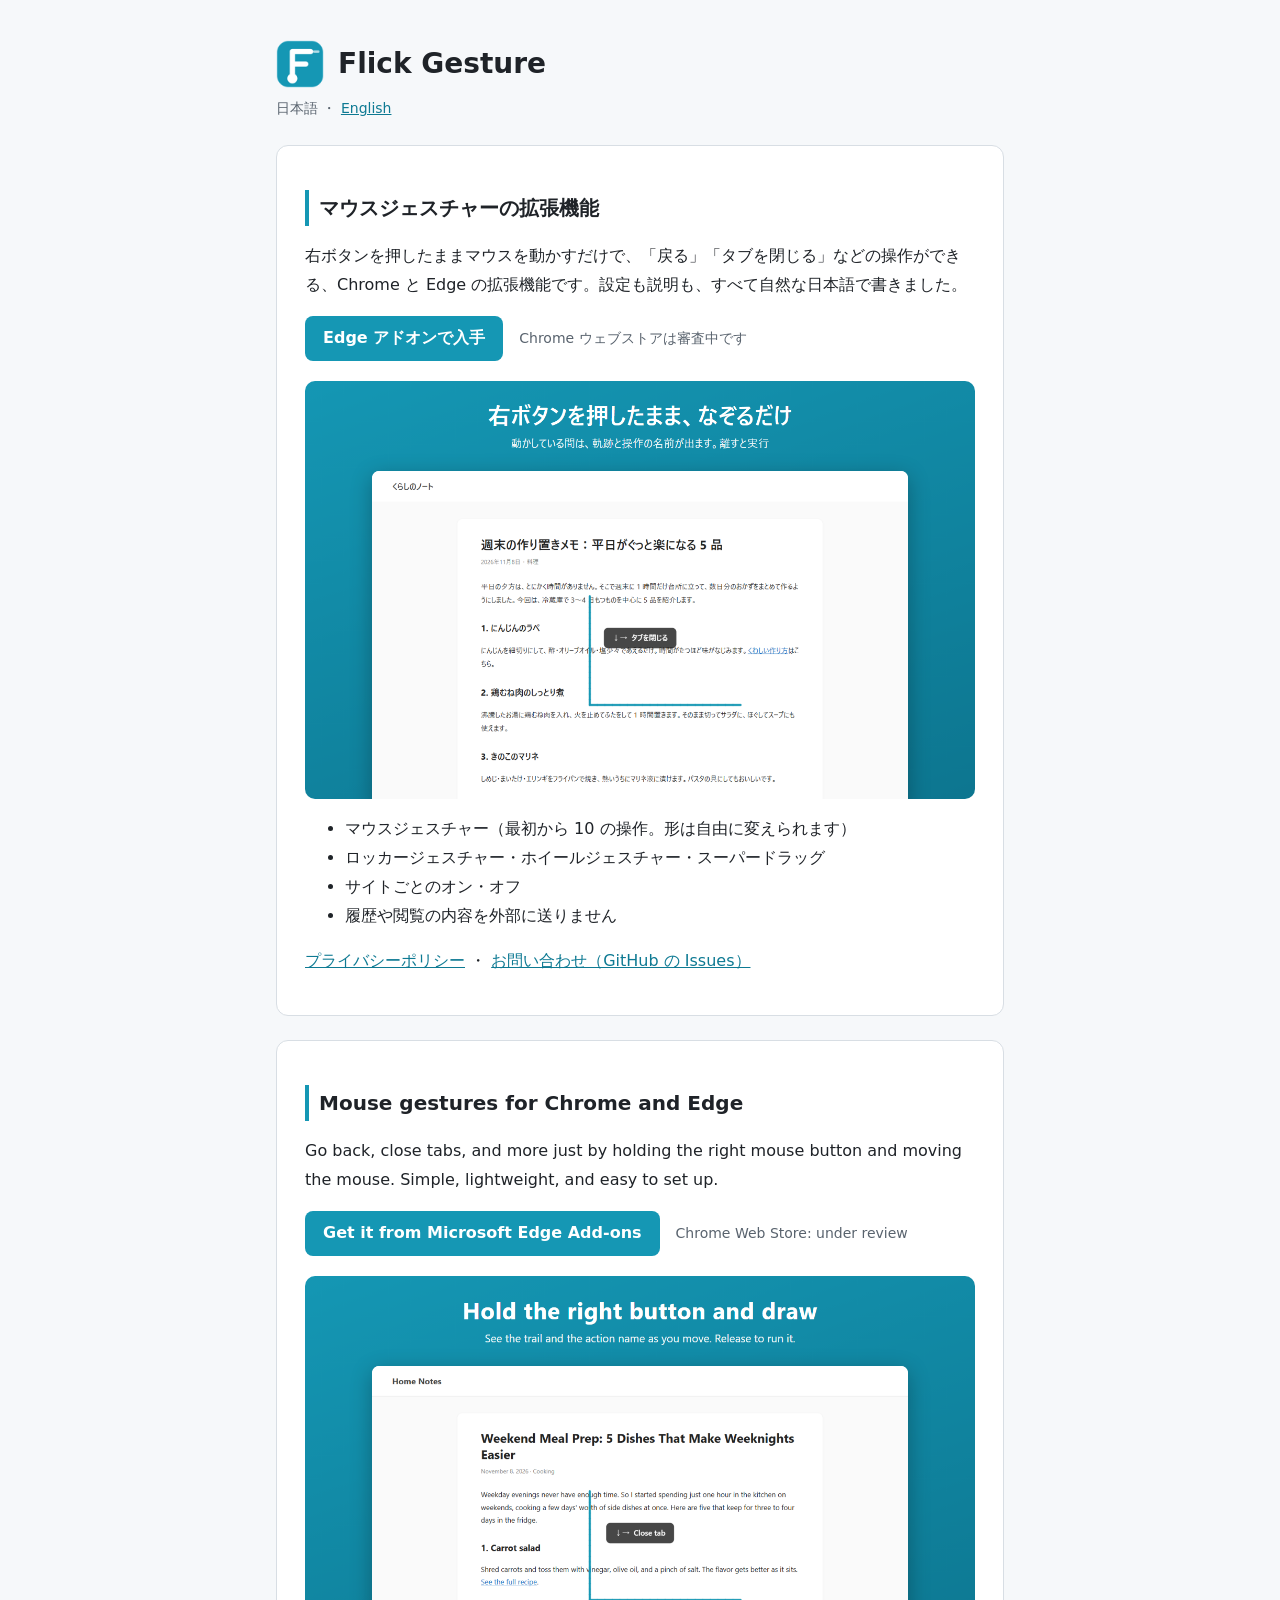
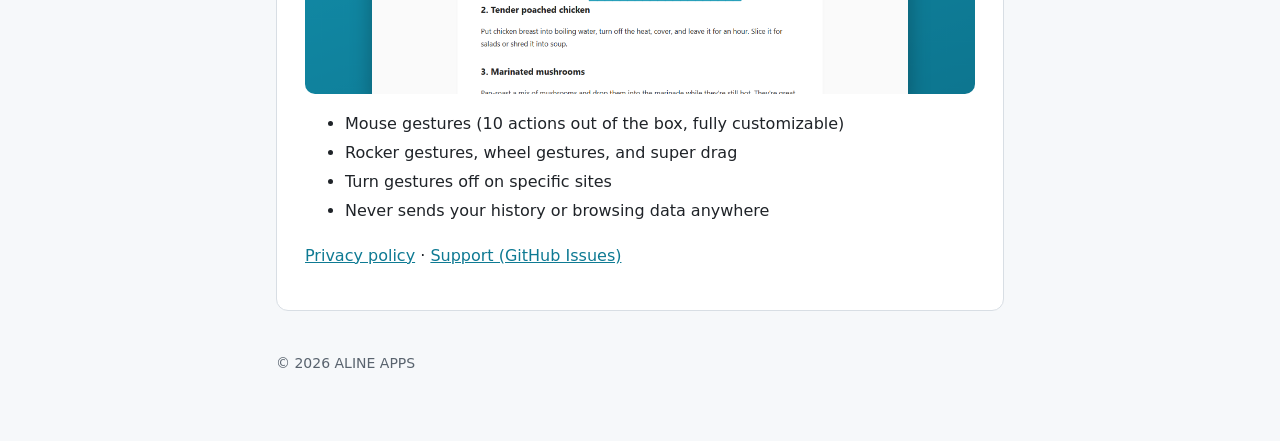
<file: index.html>
<!doctype html>
<html lang="ja">
<head>
<meta charset="utf-8">
<meta name="viewport" content="width=device-width, initial-scale=1">
<title>Flick Gesture - マウスジェスチャー</title>
<meta name="description" content="右ボタンを押したままマウスを動かして、ブラウザーを操作する Chrome・Edge の拡張機能。">
<link rel="icon" href="icon.png">
<link rel="stylesheet" href="style.css">
</head>
<body>
<main>
  <header>
    <img src="icon.png" alt="">
    <h1>Flick Gesture</h1>
  </header>
  <p class="lang">日本語 ・ <a href="#en">English</a></p>

  <div class="card">
    <h2>マウスジェスチャーの拡張機能</h2>
    <p>右ボタンを押したままマウスを動かすだけで、「戻る」「タブを閉じる」などの操作ができる、Chrome と Edge の拡張機能です。設定も説明も、すべて自然な日本語で書きました。</p>
    <p class="stores"><a class="store" href="https://microsoftedge.microsoft.com/addons/detail/ncohohaangkjpjjfgchpjmomimemlplk?hl=ja-jp">Edge アドオンで入手</a> <span class="muted">Chrome ウェブストアは審査中です</span></p>
    <img class="shot" src="screenshot-ja.png" width="1280" height="800" alt="ページの上で右ボタンを押したまま下・右になぞり、「↓→ タブを閉じる」と出ている画面">
    <ul>
      <li>マウスジェスチャー（最初から 10 の操作。形は自由に変えられます）</li>
      <li>ロッカージェスチャー・ホイールジェスチャー・スーパードラッグ</li>
      <li>サイトごとのオン・オフ</li>
      <li>履歴や閲覧の内容を外部に送りません</li>
    </ul>
    <p><a href="privacy.html">プライバシーポリシー</a> ・ <a href="https://github.com/alineapps/flick-gesture-site/issues">お問い合わせ（GitHub の Issues）</a></p>
  </div>

  <div class="card" id="en" lang="en">
    <h2>Mouse gestures for Chrome and Edge</h2>
    <p>Go back, close tabs, and more just by holding the right mouse button and moving the mouse. Simple, lightweight, and easy to set up.</p>
    <p class="stores"><a class="store" href="https://microsoftedge.microsoft.com/addons/detail/ncohohaangkjpjjfgchpjmomimemlplk">Get it from Microsoft Edge Add-ons</a> <span class="muted">Chrome Web Store: under review</span></p>
    <img class="shot" src="screenshot-en.png" width="1280" height="800" alt="Drawing down then right on a page while holding the right button, with “↓→ Close tab” shown">
    <ul>
      <li>Mouse gestures (10 actions out of the box, fully customizable)</li>
      <li>Rocker gestures, wheel gestures, and super drag</li>
      <li>Turn gestures off on specific sites</li>
      <li>Never sends your history or browsing data anywhere</li>
    </ul>
    <p><a href="privacy.html#en">Privacy policy</a> · <a href="https://github.com/alineapps/flick-gesture-site/issues">Support (GitHub Issues)</a></p>
  </div>

  <footer>© 2026 ALINE APPS</footer>
</main>
</body>
</html>
</file>
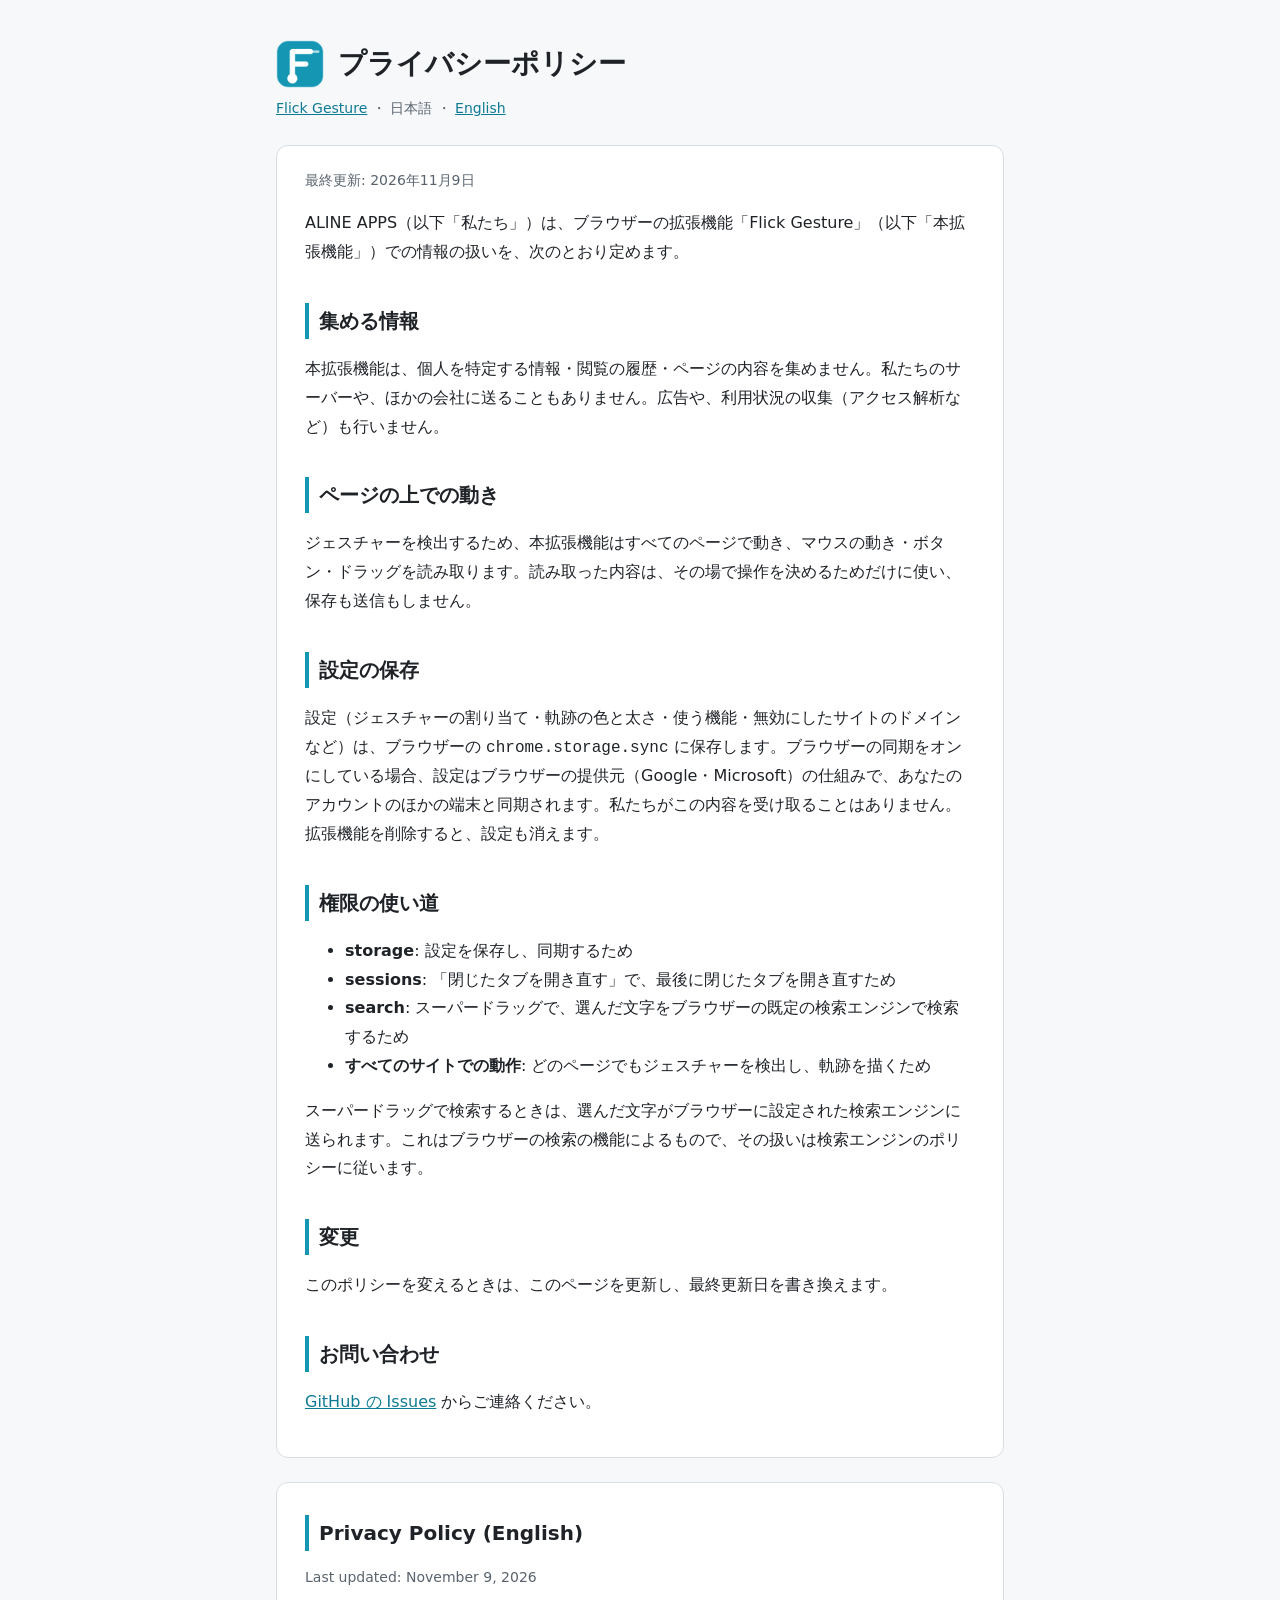
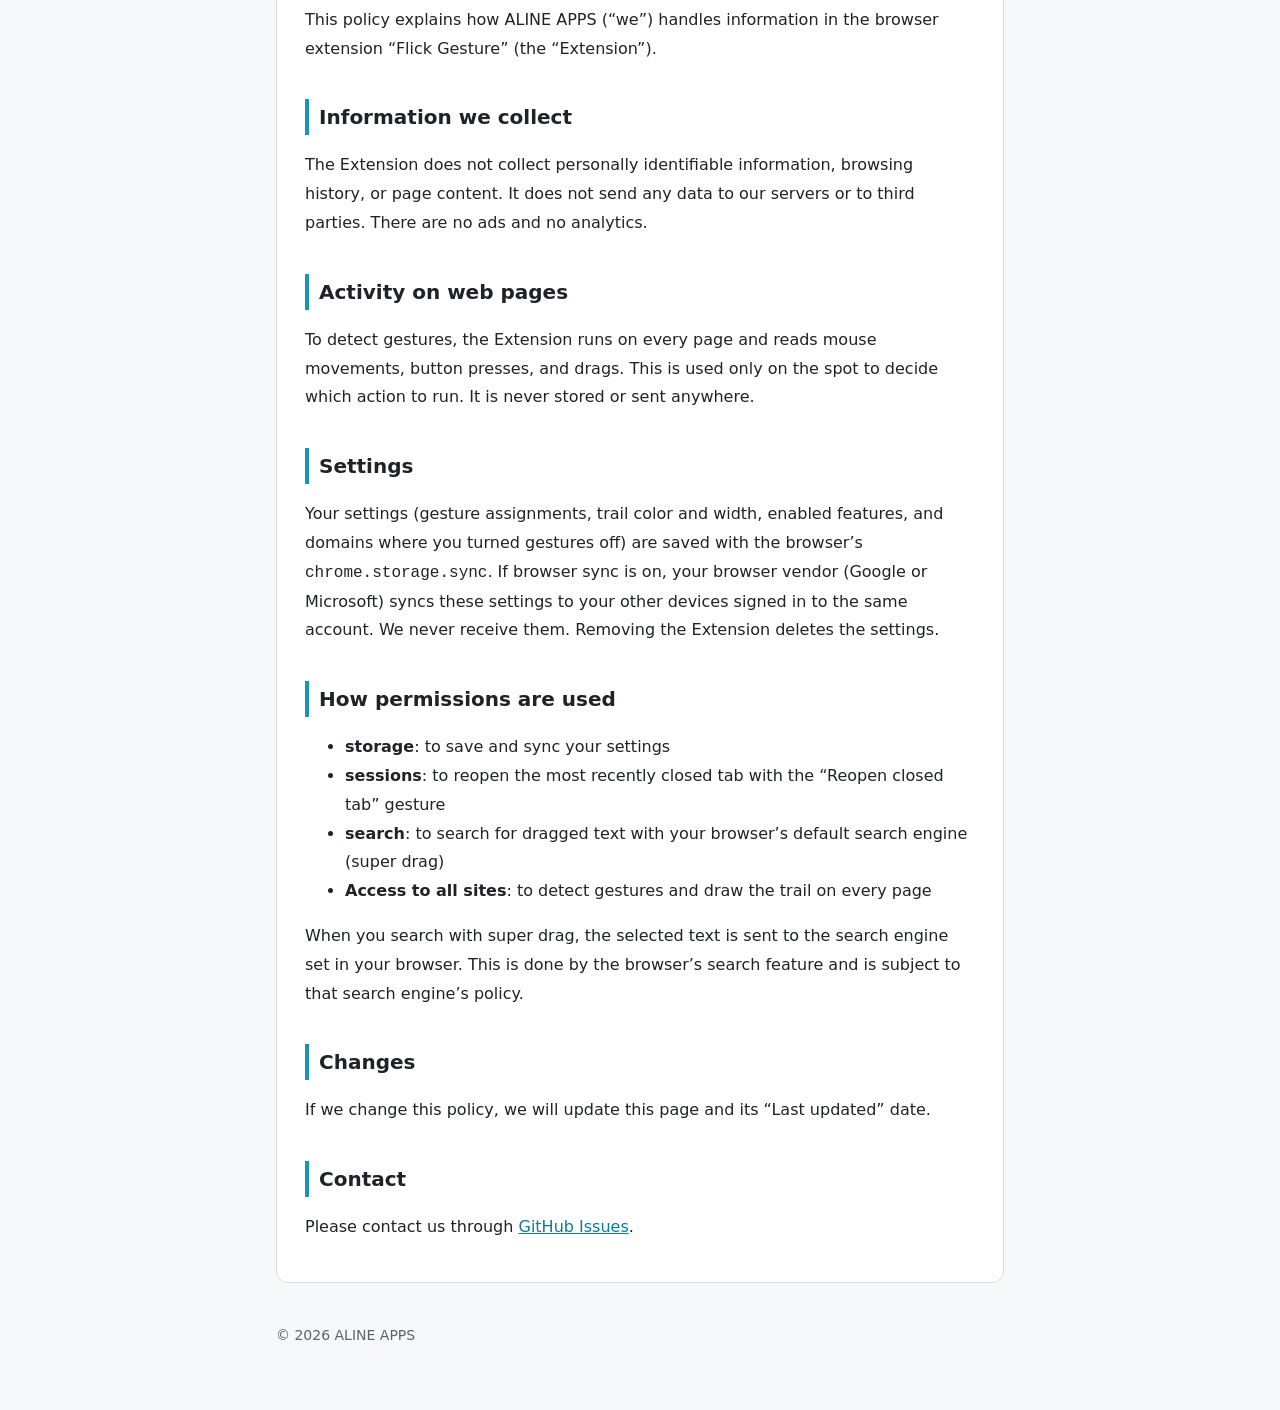
<file: privacy.html>
<!doctype html>
<html lang="ja">
<head>
<meta charset="utf-8">
<meta name="viewport" content="width=device-width, initial-scale=1">
<title>プライバシーポリシー - Flick Gesture</title>
<link rel="icon" href="icon.png">
<link rel="stylesheet" href="style.css">
</head>
<body>
<main>
  <header>
    <img src="icon.png" alt="">
    <h1>プライバシーポリシー</h1>
  </header>
  <p class="lang"><a href="./">Flick Gesture</a> ・ 日本語 ・ <a href="#en">English</a></p>

  <div class="card">
    <p class="muted">最終更新: 2026年11月9日</p>
    <p>ALINE APPS（以下「私たち」）は、ブラウザーの拡張機能「Flick Gesture」（以下「本拡張機能」）での情報の扱いを、次のとおり定めます。</p>

    <h2>集める情報</h2>
    <p>本拡張機能は、個人を特定する情報・閲覧の履歴・ページの内容を集めません。私たちのサーバーや、ほかの会社に送ることもありません。広告や、利用状況の収集（アクセス解析など）も行いません。</p>

    <h2>ページの上での動き</h2>
    <p>ジェスチャーを検出するため、本拡張機能はすべてのページで動き、マウスの動き・ボタン・ドラッグを読み取ります。読み取った内容は、その場で操作を決めるためだけに使い、保存も送信もしません。</p>

    <h2>設定の保存</h2>
    <p>設定（ジェスチャーの割り当て・軌跡の色と太さ・使う機能・無効にしたサイトのドメインなど）は、ブラウザーの <code>chrome.storage.sync</code> に保存します。ブラウザーの同期をオンにしている場合、設定はブラウザーの提供元（Google・Microsoft）の仕組みで、あなたのアカウントのほかの端末と同期されます。私たちがこの内容を受け取ることはありません。拡張機能を削除すると、設定も消えます。</p>

    <h2>権限の使い道</h2>
    <ul>
      <li><strong>storage</strong>: 設定を保存し、同期するため</li>
      <li><strong>sessions</strong>: 「閉じたタブを開き直す」で、最後に閉じたタブを開き直すため</li>
      <li><strong>search</strong>: スーパードラッグで、選んだ文字をブラウザーの既定の検索エンジンで検索するため</li>
      <li><strong>すべてのサイトでの動作</strong>: どのページでもジェスチャーを検出し、軌跡を描くため</li>
    </ul>
    <p>スーパードラッグで検索するときは、選んだ文字がブラウザーに設定された検索エンジンに送られます。これはブラウザーの検索の機能によるもので、その扱いは検索エンジンのポリシーに従います。</p>

    <h2>変更</h2>
    <p>このポリシーを変えるときは、このページを更新し、最終更新日を書き換えます。</p>

    <h2>お問い合わせ</h2>
    <p><a href="https://github.com/alineapps/flick-gesture-site/issues">GitHub の Issues</a> からご連絡ください。</p>
  </div>

  <div class="card" id="en" lang="en">
    <h2 style="margin-top:24px">Privacy Policy (English)</h2>
    <p class="muted">Last updated: November 9, 2026</p>
    <p>This policy explains how ALINE APPS (“we”) handles information in the browser extension “Flick Gesture” (the “Extension”).</p>

    <h2>Information we collect</h2>
    <p>The Extension does not collect personally identifiable information, browsing history, or page content. It does not send any data to our servers or to third parties. There are no ads and no analytics.</p>

    <h2>Activity on web pages</h2>
    <p>To detect gestures, the Extension runs on every page and reads mouse movements, button presses, and drags. This is used only on the spot to decide which action to run. It is never stored or sent anywhere.</p>

    <h2>Settings</h2>
    <p>Your settings (gesture assignments, trail color and width, enabled features, and domains where you turned gestures off) are saved with the browser’s <code>chrome.storage.sync</code>. If browser sync is on, your browser vendor (Google or Microsoft) syncs these settings to your other devices signed in to the same account. We never receive them. Removing the Extension deletes the settings.</p>

    <h2>How permissions are used</h2>
    <ul>
      <li><strong>storage</strong>: to save and sync your settings</li>
      <li><strong>sessions</strong>: to reopen the most recently closed tab with the “Reopen closed tab” gesture</li>
      <li><strong>search</strong>: to search for dragged text with your browser’s default search engine (super drag)</li>
      <li><strong>Access to all sites</strong>: to detect gestures and draw the trail on every page</li>
    </ul>
    <p>When you search with super drag, the selected text is sent to the search engine set in your browser. This is done by the browser’s search feature and is subject to that search engine’s policy.</p>

    <h2>Changes</h2>
    <p>If we change this policy, we will update this page and its “Last updated” date.</p>

    <h2>Contact</h2>
    <p>Please contact us through <a href="https://github.com/alineapps/flick-gesture-site/issues">GitHub Issues</a>.</p>
  </div>

  <footer>© 2026 ALINE APPS</footer>
</main>
</body>
</html>
</file>
<file: style.css>
:root {
  color-scheme: light dark;
  --bg: #f6f8fa;
  --card: #ffffff;
  --text: #1f2328;
  --muted: #59636e;
  --line: #d8dee4;
  --accent: #1597b4;
  --link: #0e7a93;
}

@media (prefers-color-scheme: dark) {
  :root {
    --bg: #0f1419;
    --card: #171d24;
    --text: #e6edf3;
    --muted: #9198a1;
    --line: #2d3742;
    --accent: #3bb8d4;
    --link: #5cc8e0;
  }
}

* {
  box-sizing: border-box;
}

body {
  margin: 0;
  background: var(--bg);
  color: var(--text);
  font: 16px/1.8 system-ui, -apple-system, 'Segoe UI', 'Hiragino Sans', 'Yu Gothic UI', 'Meiryo', sans-serif;
}

main {
  max-width: 760px;
  margin: 0 auto;
  padding: 40px 16px 64px;
}

header {
  display: flex;
  align-items: center;
  gap: 14px;
  margin-bottom: 8px;
}

header img {
  width: 48px;
  height: 48px;
}

h1 {
  margin: 0;
  font-size: 28px;
  line-height: 1.3;
}

h2 {
  margin: 36px 0 8px;
  font-size: 20px;
  border-left: 4px solid var(--accent);
  padding-left: 10px;
}

a {
  color: var(--link);
}

.lang {
  margin: 0 0 24px;
  color: var(--muted);
  font-size: 14px;
}

.card {
  background: var(--card);
  border: 1px solid var(--line);
  border-radius: 12px;
  padding: 8px 28px 24px;
  margin-top: 24px;
}

.shot {
  display: block;
  width: 100%;
  height: auto;
  border-radius: 10px;
  margin: 20px 0 8px;
}

.muted {
  color: var(--muted);
  font-size: 14px;
}

.stores {
  display: flex;
  flex-wrap: wrap;
  align-items: center;
  gap: 8px 16px;
}

.store {
  display: inline-block;
  padding: 8px 18px;
  border-radius: 8px;
  background: var(--accent);
  color: #fff;
  font-weight: 600;
  text-decoration: none;
}

.store:hover {
  filter: brightness(1.08);
}

@media (prefers-color-scheme: dark) {
  .store {
    color: #0f1419;
  }
}

footer {
  margin-top: 40px;
  color: var(--muted);
  font-size: 14px;
}

@media (max-width: 520px) {
  .card {
    padding: 4px 18px 18px;
  }
}
</file>
